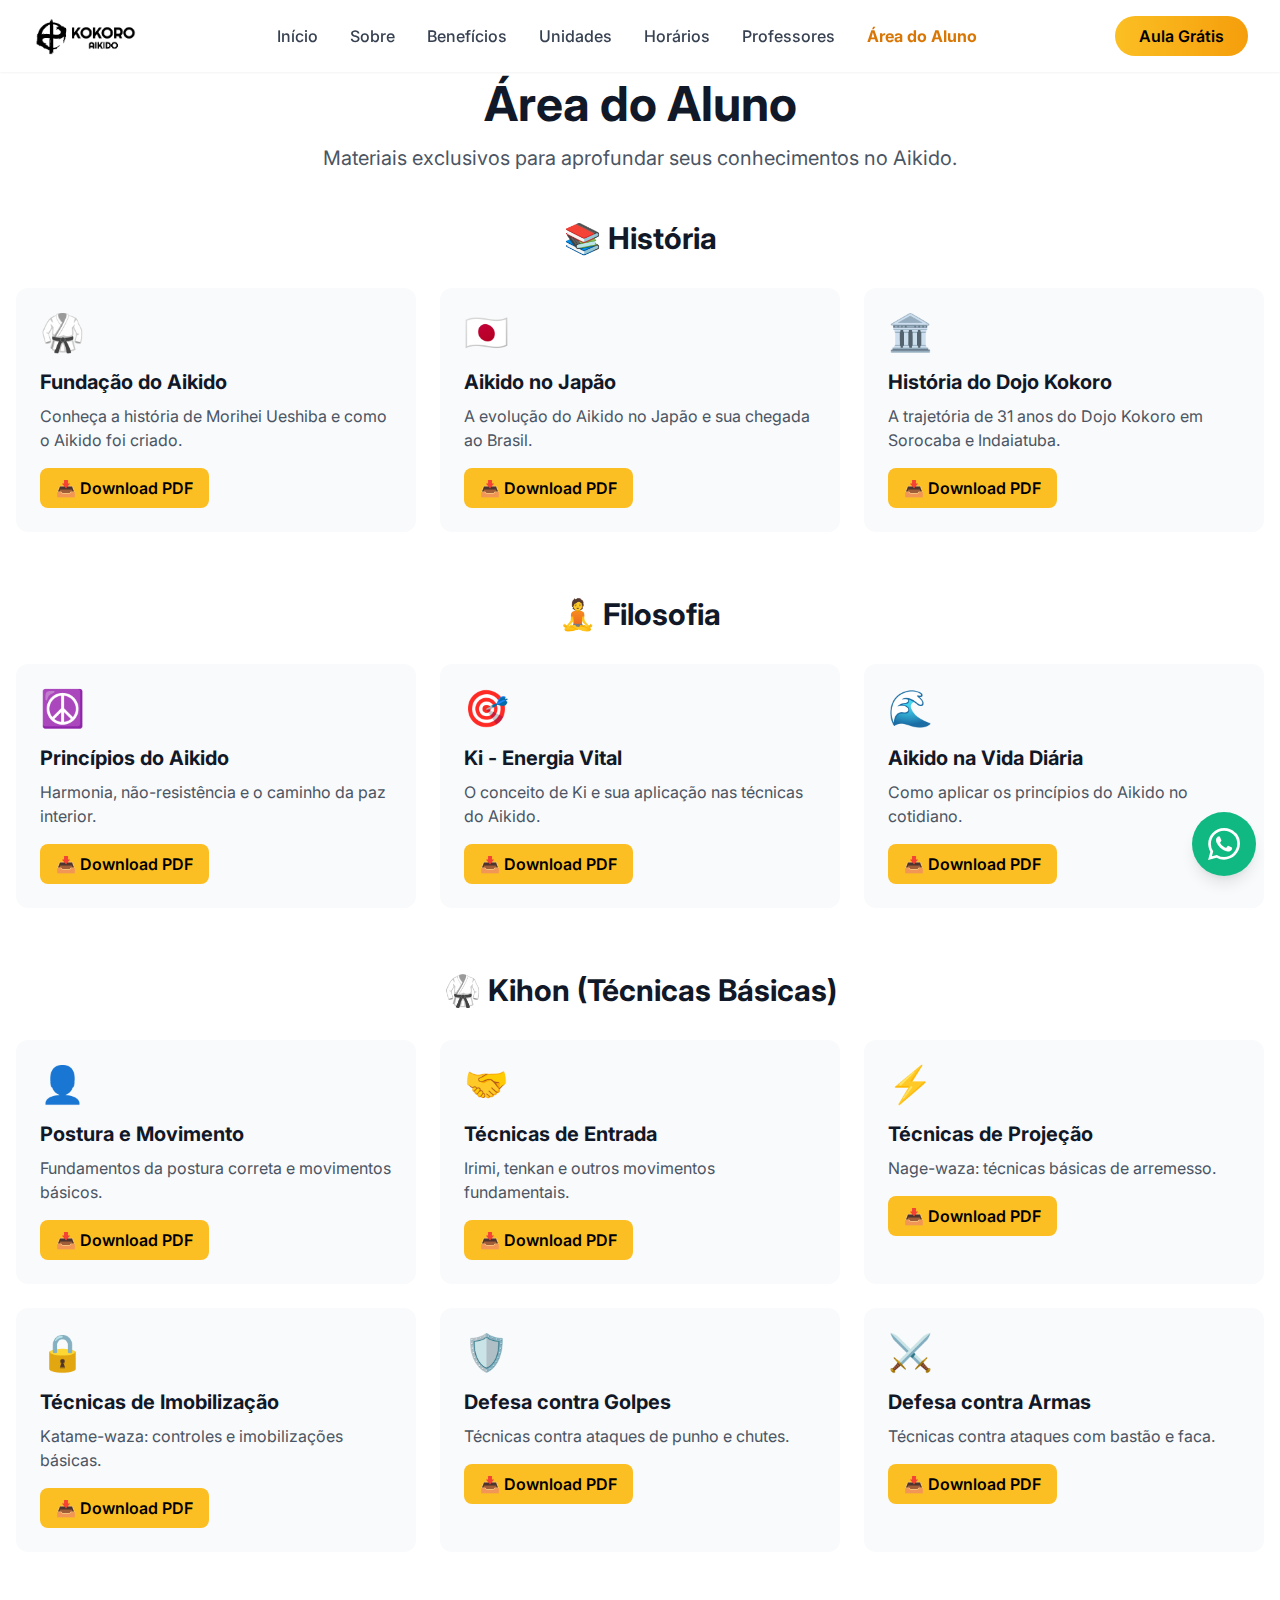
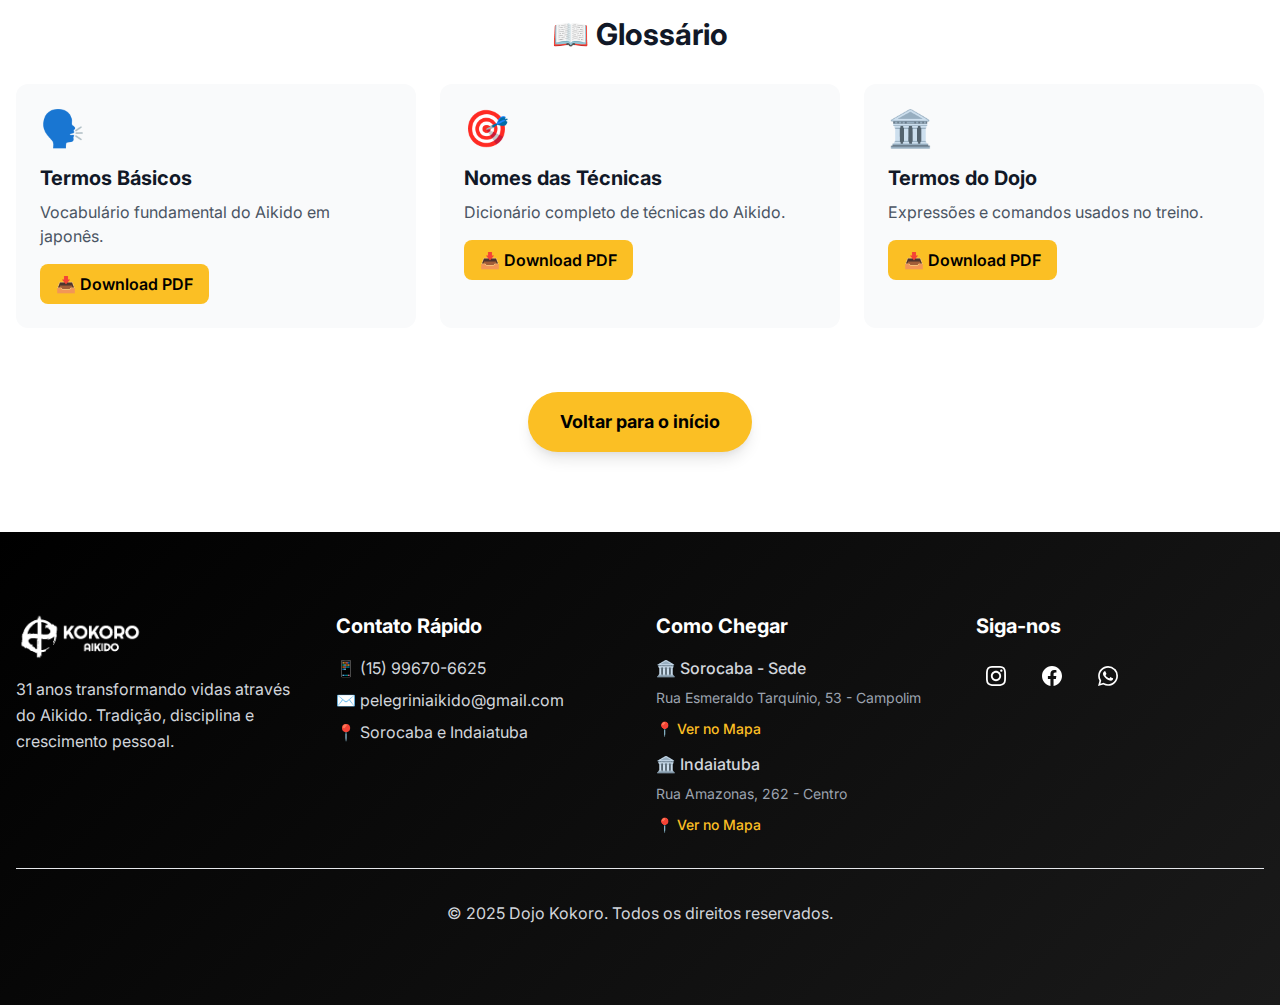
<file: area-aluno.html>
<!DOCTYPE html>
<html lang="pt-BR">
<head>
  <meta charset="UTF-8">
  <meta name="viewport" content="width=device-width, initial-scale=1.0">
  <title>Área do Aluno - Dojo Kokoro</title>
  <meta name="description" content="Área exclusiva para alunos do Dojo Kokoro. Materiais de estudo, história, filosofia e técnicas do Aikido.">
  <link href="./Dojo Kokoro - Aikido_files/tailwind.min.css" rel="stylesheet">
  <link rel="stylesheet" href="style.css">
  <link href="https://fonts.googleapis.com/css2?family=Inter:wght@300;400;500;600;700;800&display=swap" rel="stylesheet">
</head>
<body class="bg-white text-gray-900 antialiased">
  <nav class="fixed top-0 w-full bg-white/95 backdrop-blur-md z-50 shadow-sm">
    <div class="max-w-7xl mx-auto px-4 sm:px-6 lg:px-8">
      <div class="flex justify-between items-center py-4">
        <div class="flex items-center">
          <img src="./Dojo Kokoro - Aikido_files/logo-kokoro-lateral-branco.png" alt="Dojo Kokoro" class="h-10 w-auto filter invert">
        </div>
        
        <div class="hidden md:flex space-x-8">
          <a href="index.html#inicio" class="text-gray-700 hover:text-yellow-600 font-medium transition-colors">Início</a>
          <a href="index.html#sobre" class="text-gray-700 hover:text-yellow-600 font-medium transition-colors">Sobre</a>
          <a href="index.html#beneficios" class="text-gray-700 hover:text-yellow-600 font-medium transition-colors">Benefícios</a>
          <a href="index.html#unidades" class="text-gray-700 hover:text-yellow-600 font-medium transition-colors">Unidades</a>
          <a href="index.html#horarios" class="text-gray-700 hover:text-yellow-600 font-medium transition-colors">Horários</a>
          <a href="professores.html" class="text-gray-700 hover:text-yellow-600 font-medium transition-colors">Professores</a>
          <a href="area-aluno.html" class="text-yellow-600 font-bold transition-colors">Área do Aluno</a>
        </div>
        
        <a href="https://wa.me/5515996706625?text=Quero%20agendar%20minha%20aula%20experimental%20gratuita" 
           target="_blank" 
           class="hidden md:inline-block px-6 py-2 bg-gradient-to-r from-yellow-400 to-yellow-500 text-black font-semibold rounded-full hover:from-yellow-500 hover:to-yellow-600 transition-all duration-300 transform hover:scale-105">
          Aula Grátis
        </a>
        
        <button class="md:hidden p-2" id="mobile-menu-toggle">
          <svg class="w-6 h-6" fill="none" stroke="currentColor" viewBox="0 0 24 24">
            <path stroke-linecap="round" stroke-linejoin="round" stroke-width="2" d="M4 6h16M4 12h16M4 18h16"></path>
          </svg>
        </button>
      </div>
      <!-- Mobile Menu -->
      <div class="md:hidden hidden" id="mobile-menu">
        <div class="py-4 space-y-4 bg-white rounded-lg shadow-lg border border-gray-200">
          <a href="index.html#inicio" class="block text-gray-700 hover:text-yellow-600 font-medium px-4">Início</a>
          <a href="index.html#sobre" class="block text-gray-700 hover:text-yellow-600 font-medium px-4">Sobre</a>
          <a href="index.html#beneficios" class="block text-gray-700 hover:text-yellow-600 font-medium px-4">Benefícios</a>
          <a href="index.html#unidades" class="block text-gray-700 hover:text-yellow-600 font-medium px-4">Unidades</a>
          <a href="index.html#horarios" class="block text-gray-700 hover:text-yellow-600 font-medium px-4">Horários</a>
          <a href="professores.html" class="block text-gray-700 hover:text-yellow-600 font-medium px-4">Professores</a>
          <a href="area-aluno.html" class="block text-gray-700 hover:text-yellow-600 font-medium px-4">Área do Aluno</a>
        </div>
      </div>
    </div>
  </nav>

  <section class="section-padding bg-white">
    <div class="max-w-7xl mx-auto">
      <div class="text-center mb-12">
        <h1 class="text-4xl md:text-5xl font-bold mb-4">Área do Aluno</h1>
        <p class="text-xl text-gray-600 max-w-2xl mx-auto mb-8">
          Materiais exclusivos para aprofundar seus conhecimentos no Aikido.
        </p>
      </div>
      
      <!-- História -->
      <div class="mb-16">
        <h2 class="text-3xl font-bold mb-8 text-center">📚 História</h2>
        <div class="grid md:grid-cols-2 lg:grid-cols-3 gap-6">
          <div class="bg-gray-50 rounded-xl p-6 card-hover">
            <div class="text-4xl mb-4">🥋</div>
            <h3 class="text-xl font-bold mb-2">Fundação do Aikido</h3>
            <p class="text-gray-600 mb-4">Conheça a história de Morihei Ueshiba e como o Aikido foi criado.</p>
            <a href="#" class="inline-block px-4 py-2 bg-yellow-400 text-black font-semibold rounded-lg hover:bg-yellow-500 transition-colors">
              📥 Download PDF
            </a>
          </div>
          <div class="bg-gray-50 rounded-xl p-6 card-hover">
            <div class="text-4xl mb-4">🇯🇵</div>
            <h3 class="text-xl font-bold mb-2">Aikido no Japão</h3>
            <p class="text-gray-600 mb-4">A evolução do Aikido no Japão e sua chegada ao Brasil.</p>
            <a href="#" class="inline-block px-4 py-2 bg-yellow-400 text-black font-semibold rounded-lg hover:bg-yellow-500 transition-colors">
              📥 Download PDF
            </a>
          </div>
          <div class="bg-gray-50 rounded-xl p-6 card-hover">
            <div class="text-4xl mb-4">🏛️</div>
            <h3 class="text-xl font-bold mb-2">História do Dojo Kokoro</h3>
            <p class="text-gray-600 mb-4">A trajetória de 31 anos do Dojo Kokoro em Sorocaba e Indaiatuba.</p>
            <a href="#" class="inline-block px-4 py-2 bg-yellow-400 text-black font-semibold rounded-lg hover:bg-yellow-500 transition-colors">
              📥 Download PDF
            </a>
          </div>
        </div>
      </div>

      <!-- Filosofia -->
      <div class="mb-16">
        <h2 class="text-3xl font-bold mb-8 text-center">🧘 Filosofia</h2>
        <div class="grid md:grid-cols-2 lg:grid-cols-3 gap-6">
          <div class="bg-gray-50 rounded-xl p-6 card-hover">
            <div class="text-4xl mb-4">☮️</div>
            <h3 class="text-xl font-bold mb-2">Princípios do Aikido</h3>
            <p class="text-gray-600 mb-4">Harmonia, não-resistência e o caminho da paz interior.</p>
            <a href="#" class="inline-block px-4 py-2 bg-yellow-400 text-black font-semibold rounded-lg hover:bg-yellow-500 transition-colors">
              📥 Download PDF
            </a>
          </div>
          <div class="bg-gray-50 rounded-xl p-6 card-hover">
            <div class="text-4xl mb-4">🎯</div>
            <h3 class="text-xl font-bold mb-2">Ki - Energia Vital</h3>
            <p class="text-gray-600 mb-4">O conceito de Ki e sua aplicação nas técnicas do Aikido.</p>
            <a href="#" class="inline-block px-4 py-2 bg-yellow-400 text-black font-semibold rounded-lg hover:bg-yellow-500 transition-colors">
              📥 Download PDF
            </a>
          </div>
          <div class="bg-gray-50 rounded-xl p-6 card-hover">
            <div class="text-4xl mb-4">🌊</div>
            <h3 class="text-xl font-bold mb-2">Aikido na Vida Diária</h3>
            <p class="text-gray-600 mb-4">Como aplicar os princípios do Aikido no cotidiano.</p>
            <a href="#" class="inline-block px-4 py-2 bg-yellow-400 text-black font-semibold rounded-lg hover:bg-yellow-500 transition-colors">
              📥 Download PDF
            </a>
          </div>
        </div>
      </div>

      <!-- Kihon -->
      <div class="mb-16">
        <h2 class="text-3xl font-bold mb-8 text-center">🥋 Kihon (Técnicas Básicas)</h2>
        <div class="grid md:grid-cols-2 lg:grid-cols-3 gap-6">
          <div class="bg-gray-50 rounded-xl p-6 card-hover">
            <div class="text-4xl mb-4">👤</div>
            <h3 class="text-xl font-bold mb-2">Postura e Movimento</h3>
            <p class="text-gray-600 mb-4">Fundamentos da postura correta e movimentos básicos.</p>
            <a href="#" class="inline-block px-4 py-2 bg-yellow-400 text-black font-semibold rounded-lg hover:bg-yellow-500 transition-colors">
              📥 Download PDF
            </a>
          </div>
          <div class="bg-gray-50 rounded-xl p-6 card-hover">
            <div class="text-4xl mb-4">🤝</div>
            <h3 class="text-xl font-bold mb-2">Técnicas de Entrada</h3>
            <p class="text-gray-600 mb-4">Irimi, tenkan e outros movimentos fundamentais.</p>
            <a href="#" class="inline-block px-4 py-2 bg-yellow-400 text-black font-semibold rounded-lg hover:bg-yellow-500 transition-colors">
              📥 Download PDF
            </a>
          </div>
          <div class="bg-gray-50 rounded-xl p-6 card-hover">
            <div class="text-4xl mb-4">⚡</div>
            <h3 class="text-xl font-bold mb-2">Técnicas de Projeção</h3>
            <p class="text-gray-600 mb-4">Nage-waza: técnicas básicas de arremesso.</p>
            <a href="#" class="inline-block px-4 py-2 bg-yellow-400 text-black font-semibold rounded-lg hover:bg-yellow-500 transition-colors">
              📥 Download PDF
            </a>
          </div>
          <div class="bg-gray-50 rounded-xl p-6 card-hover">
            <div class="text-4xl mb-4">🔒</div>
            <h3 class="text-xl font-bold mb-2">Técnicas de Imobilização</h3>
            <p class="text-gray-600 mb-4">Katame-waza: controles e imobilizações básicas.</p>
            <a href="#" class="inline-block px-4 py-2 bg-yellow-400 text-black font-semibold rounded-lg hover:bg-yellow-500 transition-colors">
              📥 Download PDF
            </a>
          </div>
          <div class="bg-gray-50 rounded-xl p-6 card-hover">
            <div class="text-4xl mb-4">🛡️</div>
            <h3 class="text-xl font-bold mb-2">Defesa contra Golpes</h3>
            <p class="text-gray-600 mb-4">Técnicas contra ataques de punho e chutes.</p>
            <a href="#" class="inline-block px-4 py-2 bg-yellow-400 text-black font-semibold rounded-lg hover:bg-yellow-500 transition-colors">
              📥 Download PDF
            </a>
          </div>
          <div class="bg-gray-50 rounded-xl p-6 card-hover">
            <div class="text-4xl mb-4">⚔️</div>
            <h3 class="text-xl font-bold mb-2">Defesa contra Armas</h3>
            <p class="text-gray-600 mb-4">Técnicas contra ataques com bastão e faca.</p>
            <a href="#" class="inline-block px-4 py-2 bg-yellow-400 text-black font-semibold rounded-lg hover:bg-yellow-500 transition-colors">
              📥 Download PDF
            </a>
          </div>
        </div>
      </div>

      <!-- Glossário -->
      <div class="mb-16">
        <h2 class="text-3xl font-bold mb-8 text-center">📖 Glossário</h2>
        <div class="grid md:grid-cols-2 lg:grid-cols-3 gap-6">
          <div class="bg-gray-50 rounded-xl p-6 card-hover">
            <div class="text-4xl mb-4">🗣️</div>
            <h3 class="text-xl font-bold mb-2">Termos Básicos</h3>
            <p class="text-gray-600 mb-4">Vocabulário fundamental do Aikido em japonês.</p>
            <a href="#" class="inline-block px-4 py-2 bg-yellow-400 text-black font-semibold rounded-lg hover:bg-yellow-500 transition-colors">
              📥 Download PDF
            </a>
          </div>
          <div class="bg-gray-50 rounded-xl p-6 card-hover">
            <div class="text-4xl mb-4">🎯</div>
            <h3 class="text-xl font-bold mb-2">Nomes das Técnicas</h3>
            <p class="text-gray-600 mb-4">Dicionário completo de técnicas do Aikido.</p>
            <a href="#" class="inline-block px-4 py-2 bg-yellow-400 text-black font-semibold rounded-lg hover:bg-yellow-500 transition-colors">
              📥 Download PDF
            </a>
          </div>
          <div class="bg-gray-50 rounded-xl p-6 card-hover">
            <div class="text-4xl mb-4">🏛️</div>
            <h3 class="text-xl font-bold mb-2">Termos do Dojo</h3>
            <p class="text-gray-600 mb-4">Expressões e comandos usados no treino.</p>
            <a href="#" class="inline-block px-4 py-2 bg-yellow-400 text-black font-semibold rounded-lg hover:bg-yellow-500 transition-colors">
              📥 Download PDF
            </a>
          </div>
        </div>
      </div>

      <div class="text-center mt-12">
        <a href="index.html" class="inline-block px-8 py-4 bg-yellow-400 text-black font-bold text-lg rounded-full hover:bg-yellow-500 transition-all duration-300 shadow-lg">Voltar para o início</a>
      </div>
    </div>
  </section>

  <!-- Footer -->
  <footer class="gradient-bg text-white section-padding">
    <div class="max-w-7xl mx-auto">
      <div class="grid md:grid-cols-4 gap-8 mb-8">
        <div>
          <img src="./Dojo Kokoro - Aikido_files/logo-kokoro-lateral-branco.png" 
               alt="Dojo Kokoro" 
               class="h-12 mb-4">
          <p class="text-gray-300 leading-relaxed">
            31 anos transformando vidas através do Aikido. Tradição, disciplina e crescimento pessoal.
          </p>
        </div>
        <div>
          <h4 class="text-xl font-bold mb-4">Contato Rápido</h4>
          <div class="space-y-2 text-gray-300">
            <p>📱 (15) 99670-6625</p>
            <p>✉️ pelegriniaikido@gmail.com</p>
            <p>📍 Sorocaba e Indaiatuba</p>
          </div>
        </div>
        <div>
          <h4 class="text-xl font-bold mb-4">Como Chegar</h4>
          <div class="space-y-3">
            <div>
              <p class="text-gray-300 font-medium mb-2">🏛️ Sorocaba - Sede</p>
              <p class="text-gray-400 text-sm mb-2">Rua Esmeraldo Tarquínio, 53 - Campolim</p>
              <button onclick="openMap('sorocaba')" 
                      class="text-yellow-400 hover:text-yellow-300 text-sm font-medium transition-colors">
                📍 Ver no Mapa
              </button>
            </div>
            <div>
              <p class="text-gray-300 font-medium mb-2">🏛️ Indaiatuba</p>
              <p class="text-gray-400 text-sm mb-2">Rua Amazonas, 262 - Centro</p>
              <button onclick="openMap('indaiatuba')" 
                      class="text-yellow-400 hover:text-yellow-300 text-sm font-medium transition-colors">
                📍 Ver no Mapa
              </button>
            </div>
          </div>
        </div>
        <div>
          <h4 class="text-xl font-bold mb-4">Siga-nos</h4>
          <div class="flex space-x-4">
            <a href="https://www.instagram.com/aikidokokoro" 
               target="_blank" 
               class="w-10 h-10 bg-white/10 rounded-full flex items-center justify-center hover:bg-yellow-400 hover:text-black transition-all group">
              <svg class="w-5 h-5 group-hover:scale-110 transition-transform" fill="currentColor" viewBox="0 0 24 24">
                <path d="M12 2.163c3.204 0 3.584.012 4.85.07 3.252.148 4.771 1.691 4.919 4.919.058 1.265.069 1.645.069 4.849 0 3.205-.012 3.584-.069 4.849-.149 3.225-1.664 4.771-4.919 4.919-1.266.058-1.644.07-4.85.07-3.204 0-3.584-.012-4.849-.07-3.26-.149-4.771-1.699-4.919-4.92-.058-1.265-.07-1.644-.07-4.849 0-3.204.013-3.583.07-4.849.149-3.227 1.664-4.771 4.919-4.919 1.266-.057 1.645-.069 4.849-.069zm0-2.163c-3.259 0-3.667.014-4.947.072-4.358.2-6.78 2.618-6.98 6.98-.059 1.281-.073 1.689-.073 4.948 0 3.259.014 3.668.072 4.948.2 4.358 2.618 6.78 6.98 6.98 1.281.058 1.689.072 4.948.072 3.259 0 3.668-.014 4.948-.072 4.354-.2 6.782-2.618 6.979-6.98.059-1.28.073-1.689.073-4.948 0-3.259-.014-3.667-.072-4.947-.196-4.354-2.617-6.78-6.979-6.98-1.281-.059-1.69-.073-4.949-.073zm0 5.838c-3.403 0-6.162 2.759-6.162 6.162s2.759 6.163 6.162 6.163 6.162-2.759 6.162-6.163c0-3.403-2.759-6.162-6.162-6.162zm0 10.162c-2.209 0-4-1.79-4-4 0-2.209 1.791-4 4-4s4 1.791 4 4c0 2.21-1.791 4-4 4zm6.406-11.845c-.796 0-1.441.645-1.441 1.44s.645 1.44 1.441 1.44c.795 0 1.439-.645 1.439-1.44s-.644-1.44-1.439-1.44z"/>
              </svg>
            </a>
            <a href="https://www.facebook.com/kokorodojosorocaba?locale=pt_BR" 
               target="_blank" 
               class="w-10 h-10 bg-white/10 rounded-full flex items-center justify-center hover:bg-yellow-400 hover:text-black transition-all group">
              <svg class="w-5 h-5 group-hover:scale-110 transition-transform" fill="currentColor" viewBox="0 0 24 24">
                <path d="M24 12.073c0-6.627-5.373-12-12-12s-12 5.373-12 12c0 5.99 4.388 10.954 10.125 11.854v-8.385H7.078v-3.47h3.047V9.43c0-3.007 1.792-4.669 4.533-4.669 1.312 0 2.686.235 2.686.235v2.953H15.83c-1.491 0-1.956.925-1.956 1.874v2.25h3.328l-.532 3.47h-2.796v8.385C19.612 23.027 24 18.062 24 12.073z"/>
              </svg>
            </a>
            <a href="https://wa.me/5515996706625" 
               target="_blank" 
               class="w-10 h-10 bg-white/10 rounded-full flex items-center justify-center hover:bg-yellow-400 hover:text-black transition-all group">
              <svg class="w-5 h-5 group-hover:scale-110 transition-transform" fill="currentColor" viewBox="0 0 24 24">
                <path d="M17.472 14.382c-.297-.149-1.758-.867-2.03-.967-.273-.099-.471-.148-.67.15-.197.297-.767.966-.94 1.164-.173.199-.347.223-.644.075-.297-.15-1.255-.463-2.39-1.475-.883-.788-1.48-1.761-1.653-2.059-.173-.297-.018-.458.13-.606.134-.133.298-.347.446-.52.149-.174.198-.298.298-.497.099-.198.05-.371-.025-.52-.075-.149-.669-1.612-.916-2.207-.242-.579-.487-.5-.669-.51-.173-.008-.371-.01-.57-.01-.198 0-.52.074-.792.372-.272.297-1.04 1.016-1.04 2.479 0 1.462 1.065 2.875 1.213 3.074.149.198 2.096 3.2 5.077 4.487.709.306 1.262.489 1.694.625.712.227 1.36.195 1.871.118.571-.085 1.758-.719 2.006-1.413.248-.694.248-1.289.173-1.413-.074-.124-.272-.198-.57-.347m-5.421 7.403h-.004a9.87 9.87 0 01-5.031-1.378l-.361-.214-3.741.982.998-3.648-.235-.374a9.86 9.86 0 01-1.51-5.26c.001-5.45 4.436-9.884 9.888-9.884 2.64 0 5.122 1.03 6.988 2.898a9.825 9.825 0 012.893 6.994c-.003 5.45-4.437 9.884-9.885 9.884m8.413-18.297A11.815 11.815 0 0012.05 0C5.495 0 .16 5.335.157 11.892c0 2.096.547 4.142 1.588 5.945L.057 24l6.305-1.654a11.882 11.882 0 005.683 1.448h.005c6.554 0 11.89-5.335 11.893-11.893A11.821 11.821 0 0020.885 3.488"/>
              </svg>
            </a>
          </div>
        </div>
      </div>
      
      <div class="border-t border-white/20 pt-8 text-center text-gray-300">
        <p>&copy; 2025 Dojo Kokoro. Todos os direitos reservados.</p>
      </div>
    </div>
  </footer>

  <!-- Map Modal -->
  <div id="mapModal" class="fixed inset-0 bg-black bg-opacity-50 z-50 hidden flex items-center justify-center p-4">
    <div class="bg-white rounded-lg max-w-4xl w-full max-h-[90vh] overflow-hidden">
      <div class="flex justify-between items-center p-4 border-b">
        <h3 id="mapTitle" class="text-xl font-bold text-gray-900"></h3>
        <button onclick="closeMap()" class="text-gray-500 hover:text-gray-700 text-2xl font-bold">
          &times;
        </button>
      </div>
      <div class="p-4">
        <iframe id="mapFrame" 
                width="100%" 
                height="400" 
                frameborder="0" 
                style="border:0" 
                allowfullscreen>
        </iframe>
      </div>
    </div>
  </div>

  <!-- WhatsApp Float Button -->
  <div class="fixed bottom-6 right-6 z-50 group">
    <a href="https://wa.me/5515996706625?text=Ol%C3%A1!%20Gostaria%20de%20agendar%20uma%20aula%20experimental" 
       target="_blank" 
       class="flex items-center justify-center w-16 h-16 bg-green-500 text-white font-semibold rounded-full shadow-lg hover:bg-green-600 transition-all duration-300 hover:scale-105 relative">
      <svg class="w-8 h-8" fill="currentColor" viewBox="0 0 24 24">
        <path d="M17.472 14.382c-.297-.149-1.758-.867-2.03-.967-.273-.099-.471-.148-.67.15-.197.297-.767.966-.94 1.164-.173.199-.347.223-.644.075-.297-.15-1.255-.463-2.39-1.475-.883-.788-1.48-1.761-1.653-2.059-.173-.297-.018-.458.13-.606.134-.133.298-.347.446-.52.149-.174.198-.298.298-.497.099-.198.05-.371-.025-.52-.075-.149-.669-1.612-.916-2.207-.242-.579-.487-.5-.669-.51-.173-.008-.371-.01-.57-.01-.198 0-.52.074-.792.372-.272.297-1.04 1.016-1.04 2.479 0 1.462 1.065 2.875 1.213 3.074.149.198 2.096 3.2 5.077 4.487.709.306 1.262.489 1.694.625.712.227 1.36.195 1.871.118.571-.085 1.758-.719 2.006-1.413.248-.694.248-1.289.173-1.413-.074-.124-.272-.198-.57-.347m-5.421 7.403h-.004a9.87 9.87 0 01-5.031-1.378l-.361-.214-3.741.982.998-3.648-.235-.374a9.86 9.86 0 01-1.51-5.26c.001-5.45 4.436-9.884 9.888-9.884 2.64 0 5.122 1.03 6.988 2.898a9.825 9.825 0 012.893 6.994c-.003 5.45-4.437 9.884-9.885 9.884m8.413-18.297A11.815 11.815 0 0012.05 0C5.495 0 .16 5.335.157 11.892c0 2.096.547 4.142 1.588 5.945L.057 24l6.305-1.654a11.882 11.882 0 005.683 1.448h.005c6.554 0 11.89-5.335 11.893-11.893A11.821 11.821 0 0020.885 3.488"/>
      </svg>
      <!-- Tooltip -->
      <div class="absolute right-full mr-3 px-3 py-2 bg-gray-900 text-white text-sm font-medium rounded-lg opacity-0 invisible group-hover:opacity-100 group-hover:visible transition-all duration-300 whitespace-nowrap">
        Fale Conosco
        <!-- Arrow -->
        <div class="absolute left-full top-1/2 transform -translate-y-1/2 w-0 h-0 border-l-4 border-l-gray-900 border-t-4 border-t-transparent border-b-4 border-b-transparent"></div>
      </div>
    </a>
  </div>
  <script>
    // Mobile menu toggle
    const mobileMenuToggle = document.getElementById('mobile-menu-toggle');
    const mobileMenu = document.getElementById('mobile-menu');

    mobileMenuToggle.addEventListener('click', () => {
      mobileMenu.classList.toggle('hidden');
    });

    // Smooth scrolling for anchor links
    document.querySelectorAll('a[href^="#"]').forEach(anchor => {
      anchor.addEventListener('click', function (e) {
        e.preventDefault();
        const target = document.querySelector(this.getAttribute('href'));
        if (target) {
          const navHeight = document.querySelector('nav').offsetHeight;
          const targetPosition = target.offsetTop - (navHeight / 4);
          
          window.scrollTo({
            top: targetPosition,
            behavior: 'smooth'
          });
          
          // Close mobile menu if open
          mobileMenu.classList.add('hidden');
        }
      });
    });

    // Add animation on scroll
    const observerOptions = {
      threshold: 0.1,
      rootMargin: '0px 0px -50px 0px'
    };

    const observer = new IntersectionObserver((entries) => {
      entries.forEach(entry => {
        if (entry.isIntersecting) {
          entry.target.classList.add('animate-fade-up');
        }
      });
    }, observerOptions);

    // Observe all sections
    document.querySelectorAll('section').forEach(section => {
      observer.observe(section);
    });

    // Navigation background change on scroll
    const nav = document.querySelector('nav');
    
    function updateNavBackground() {
      // Check if mobile (screen width <= 768px)
      const isMobile = window.innerWidth <= 768;
      
      if (isMobile) {
        // Always solid white background on mobile
        nav.classList.add('bg-white', 'border-b', 'border-gray-200');
        nav.classList.remove('bg-white/95');
      } else {
        // Desktop behavior - change based on scroll
        if (window.scrollY > 100) {
          nav.classList.add('bg-white', 'border-b', 'border-gray-200');
          nav.classList.remove('bg-white/95');
        } else {
          nav.classList.remove('bg-white', 'border-b', 'border-gray-200');
          nav.classList.add('bg-white/95');
        }
      }
    }

    // Add event listeners
    window.addEventListener('scroll', updateNavBackground);
    window.addEventListener('resize', updateNavBackground);
    
    // Call once on page load to set initial state
    updateNavBackground();

    // === Ocultar menu na sessão hero (exceto mobile) ===
    function handleHeroNavVisibility(entries) {
      entries.forEach(entry => {
        const isMobile = window.innerWidth <= 768;
        if (!isMobile) {
          if (entry.isIntersecting) {
            navBar.classList.add('invisible');
          } else {
            navBar.classList.remove('invisible');
          }
        } else {
          navBar.classList.remove('invisible');
        }
      });
    }
    const heroSection = document.getElementById('inicio');
    const navBar = document.querySelector('nav');
    const heroObserver = new IntersectionObserver(handleHeroNavVisibility, { threshold: 0.5 });
    if (heroSection) {
      heroObserver.observe(heroSection);
    }
    window.addEventListener('resize', () => {
      // Garante que o menu volte ao normal ao redimensionar para mobile
      if (window.innerWidth <= 768) {
        navBar.classList.remove('invisible');
      }
    });

    // Map Modal Functions
    function openMap(location) {
      let title = '';
      let address = '';

      if (location === 'sorocaba') {
        title = 'Dojo Kokoro - Sorocaba';
        address = 'Rua Esmeraldo Tarquínio, 53, Campolim, Sorocaba - SP';
      } else if (location === 'indaiatuba') {
        title = 'Dojo Kokoro - Indaiatuba';
        address = 'Rua Amazonas, 262, Centro, Indaiatuba - SP';
      }

      if (address) {
        document.getElementById('mapTitle').textContent = title;
        const mapUrl = `https://www.google.com/maps/embed/v1/place?key=AIzaSyBFw0Qbyq9zTFTd-tUY6dZWTgaQzuU17R8&q=${encodeURIComponent(address)}&zoom=16`;
        document.getElementById('mapFrame').src = mapUrl;
        document.getElementById('mapModal').classList.remove('hidden');
      } else {
        alert('Localização não disponível para este mapa.');
      }
    }

    function closeMap() {
      document.getElementById('mapModal').classList.add('hidden');
      document.getElementById('mapFrame').src = ''; // Clear iframe source
    }
  </script>
</body>
</html>
</file>
<file: style.css>
* {
  font-family: 'Inter', sans-serif;
}
html {
  scroll-behavior: smooth;
}
.gradient-bg {
  background: linear-gradient(135deg, #000000 0%, #1a1a1a 100%);
}
.hero-gradient {
  background: linear-gradient(135deg, rgba(0,0,0,0.8) 0%, rgba(0,0,0,0.4) 100%);
}
.accent-yellow {
  background: linear-gradient(135deg, #ffd700 0%, #ffed4e 100%);
}
.card-hover {
  transition: all 0.3s ease;
}
.card-hover:hover {
  transform: translateY(-8px);
  box-shadow: 0 20px 40px rgba(0,0,0,0.1);
}
.animate-fade-up {
  animation: fadeUp 0.6s ease-out;
}
@keyframes fadeUp {
  from {
    opacity: 0;
    transform: translateY(30px);
  }
  to {
    opacity: 1;
    transform: translateY(0);
  }
}
.section-padding {
  padding: 5rem 1rem;
}
@media (max-width: 768px) {
  .section-padding {
    padding: 3rem 1rem;
  }
}
</file>
